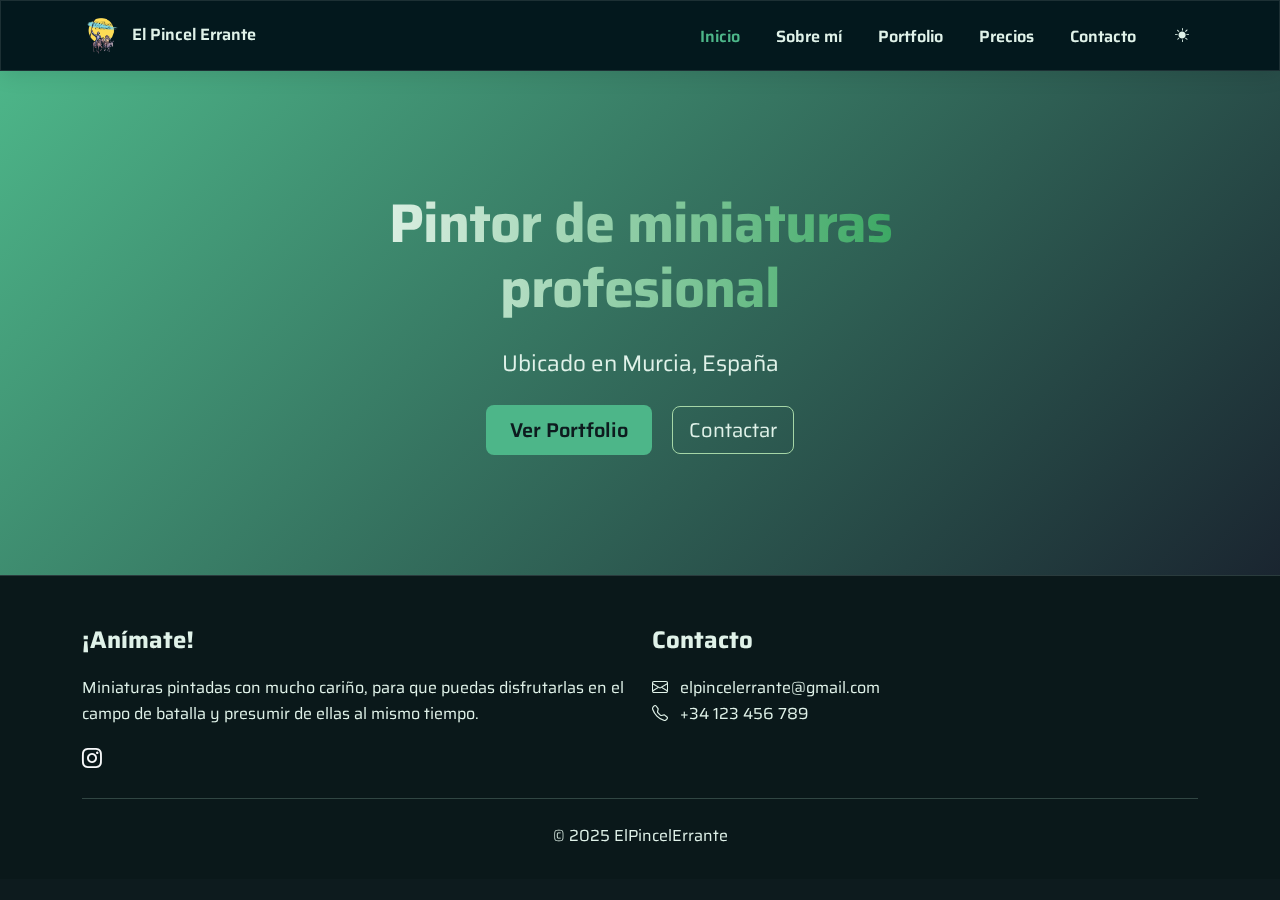
<file: index.html>
<!DOCTYPE html>
<html lang="es">
<head>
    <meta charset="UTF-8">
    <meta name="viewport" content="width=device-width, initial-scale=1.0">
    <title>El Pincel Errante - Pintor Profesional de Miniaturas | Warhammer, 40K</title>
    <meta name="description" content="Pintor profesional especializado en miniaturas de Warhammer, D&D y más. Portfolio, precios y contacto.">
    <meta name="keywords" content="pintor miniaturas, Warhammer, D&D, pintura miniaturas, portfolio miniaturas">
    <link href="https://cdn.jsdelivr.net/npm/bootstrap@5.3.0/dist/css/bootstrap.min.css" rel="stylesheet">
    <link href="https://cdn.jsdelivr.net/npm/bootstrap-icons@1.10.0/font/bootstrap-icons.css" rel="stylesheet">
    <!-- Google Fonts - Saira -->
    <link rel="preconnect" href="https://fonts.googleapis.com">
    <link rel="preconnect" href="https://fonts.gstatic.com" crossorigin>
    <link href="https://fonts.googleapis.com/css2?family=Saira:ital,wght@0,100..900;1,100..900&display=swap" rel="stylesheet">
    <link rel="stylesheet" href="assets/css/style.css">
</head>
<body>
    <!-- Navbar -->
    <nav class="navbar navbar-expand-lg navbar-dark fixed-top">
        <div class="container">
            <a class="navbar-brand" href="index.html">
    <img src="img/logo.png" alt="El Pincel Errante - Pintor de miniaturas">El Pincel Errante
</a>
<button class="navbar-toggler" type="button" data-bs-toggle="collapse" data-bs-target="#navbarNav">
    <span class="navbar-toggler-icon"></span>
</button>
            <div class="collapse navbar-collapse" id="navbarNav">
                <ul class="navbar-nav ms-auto">
                    <li class="nav-item"><a class="nav-link active" href="index.html">Inicio</a></li>
                    <li class="nav-item"><a class="nav-link" href="sobre-mi.html">Sobre mí</a></li>
                    <li class="nav-item"><a class="nav-link" href="portfolio.html">Portfolio</a></li>
                    <li class="nav-item"><a class="nav-link" href="precios.html">Precios</a></li>
                    <li class="nav-item"><a class="nav-link" href="contacto.html">Contacto</a></li>
                </ul>
                <!-- Modo oscuro/claro toggle -->
<li class="nav-item d-flex align-items-center">
    <button class="btn btn-sm" id="theme-toggle" aria-label="Cambiar modo">
        <i class="bi bi-brightness-high-fill"></i>
    </button>
</li>
            </div>
        </div>
    </nav>

    <!-- Hero -->
    <div id="main-content">
    <section class="hero" style="background: linear-gradient(135deg, var(--primary-color) 0%, #1a2530 100%); color: white; padding: 120px 0; position: relative;">
        <div class="container position-relative">
            <div class="row justify-content-center">
                <div class="col-lg-8 text-center">
                    <h1 class="display-4 fw-bold mb-4">Pintor de miniaturas profesional</h1>
                    <p class="lead mb-4">Ubicado en Murcia, España</p>
                    <a href="portfolio.html" class="btn btn-primary btn-lg me-3">Ver Portfolio</a>
                    <a href="contacto.html" class="btn btn-outline-light btn-lg">Contactar</a>
                </div>
            </div>
        </div>
    </section>

    <!-- Footer -->
    <footer>
        <div class="container">
            <div class="row">
                <div class="col-md-6 mb-4 mb-md-0">
                    <h4>¡Anímate!</h4>
                    <p>Miniaturas pintadas con mucho cariño, para que puedas disfrutarlas en el campo de batalla y presumir de ellas al mismo tiempo.</p>
                    <div class="d-flex gap-3 mt-3">
                        <a href="https://www.instagram.com/elpincelerrante?igsh=NHN5MnRnNHJvYmFl" class="text-light"><i class="bi bi-instagram fs-5"></i></a>
                    </div>
                </div>
                <div class="col-md-6">
                    <h4>Contacto</h4>
                    <ul class="list-unstyled">
                        <li><i class="bi bi-envelope me-2"></i> elpincelerrante@gmail.com</li>
                        <li><i class="bi bi-telephone me-2"></i> +34 123 456 789</li>
                    </ul>
                </div>
            </div>
            <hr class="my-4">
            <div class="text-center">
                <p class="mb-0">&copy; 2025 ElPincelErrante</p>
            </div>
        </div>
    </footer>
    </div>
    <script src="assets/js/script.js"></script>
    <script src="https://cdn.jsdelivr.net/npm/bootstrap@5.3.0/dist/js/bootstrap.bundle.min.js"></script>
</body>
</html>
</file>
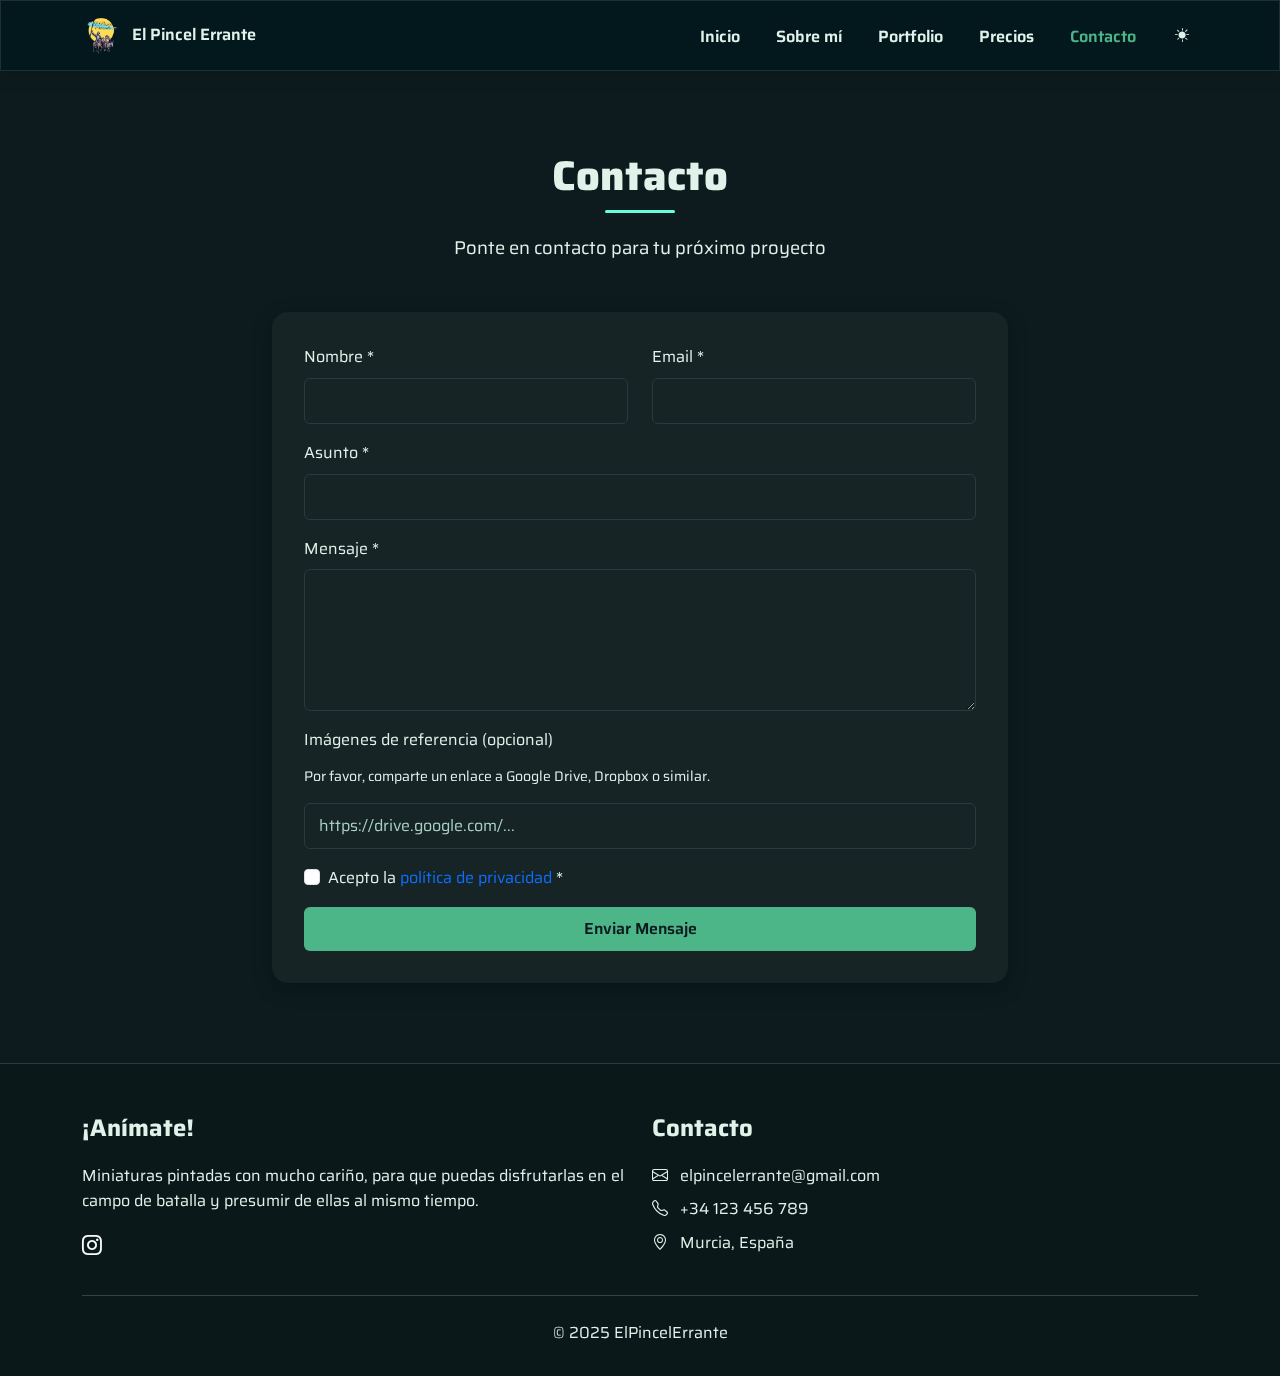
<file: contacto.html>
<!DOCTYPE html>
<html lang="es">
<head>
    <meta charset="UTF-8">
    <meta name="viewport" content="width=device-width, initial-scale=1.0">
    <title>Contacto - Escribe aquí | Presupuestos y Consultas</title>
    <meta name="description" content="Contacta con Escribe aquí para presupuestos, encargos o consultas sobre pintado de miniaturas. Respuesta en 24-48h.">
    <link href="https://cdn.jsdelivr.net/npm/bootstrap@5.3.0/dist/css/bootstrap.min.css" rel="stylesheet">
    <link href="https://cdn.jsdelivr.net/npm/bootstrap-icons@1.10.0/font/bootstrap-icons.css" rel="stylesheet">
    <link rel="preconnect" href="https://fonts.googleapis.com">
    <link rel="preconnect" href="https://fonts.gstatic.com" crossorigin>
    <link href="https://fonts.googleapis.com/css2?family=Saira:ital,wght@0,100..900;1,100..900&display=swap" rel="stylesheet">
    <link rel="stylesheet" href="assets/css/style.css">
</head>
<body>
    <!-- Navbar -->
    <nav class="navbar navbar-expand-lg navbar-dark fixed-top">
        <div class="container">
            <a class="navbar-brand" href="../index.html">
    <img src="img/logo.png" alt="El Pincel Errante - Pintor de miniaturas">El Pincel Errante
</a>
            <button class="navbar-toggler" type="button" data-bs-toggle="collapse" data-bs-target="#navbarNav">
                <span class="navbar-toggler-icon"></span>
            </button>
            <div class="collapse navbar-collapse" id="navbarNav">
                <ul class="navbar-nav ms-auto">
                    <li class="nav-item"><a class="nav-link" href="../index.html">Inicio</a></li>
                    <li class="nav-item"><a class="nav-link" href="../sobre-mi.html">Sobre mí</a></li>
                    <li class="nav-item"><a class="nav-link" href="../portfolio.html">Portfolio</a></li>
                    <li class="nav-item"><a class="nav-link" href="../precios.html">Precios</a></li>
                    <li class="nav-item"><a class="nav-link active" href="../contacto.html">Contacto</a></li>
                </ul>
                <!-- Modo oscuro/claro toggle -->
<li class="nav-item d-flex align-items-center">
    <button class="btn btn-sm" id="theme-toggle" aria-label="Cambiar modo">
        <i class="bi bi-brightness-high-fill"></i>
    </button>
</li>
            </div>
        </div>
    </nav>
<div id="main-content">
    <section id="contacto">
        <div class="container">
            <div class="section-title">
                <h2>Contacto</h2>
                <p>Ponte en contacto para tu próximo proyecto</p>
            </div>
            
            <div class="row justify-content-center">
                <div class="col-lg-8">
                    <div class="contact-form">
                        <form action="https://formspree.io/f/xgvparkl" method="POST" enctype="multipart/form-data">
    <div class="row">
        <div class="col-md-6 mb-3">
            <label for="name" class="form-label">Nombre *</label>
            <input type="text" class="form-control" name="name" required>
        </div>
        <div class="col-md-6 mb-3">
            <label for="email" class="form-label">Email *</label>
            <input type="email" class="form-control" name="email" required>
        </div>
    </div>
    
    <div class="mb-3">
        <label for="subject" class="form-label">Asunto *</label>
        <input type="text" class="form-control" name="subject" required>
    </div>
    
    <div class="mb-3">
        <label for="message" class="form-label">Mensaje *</label>
        <textarea class="form-control" name="message" rows="5" required></textarea>
    </div>
    
    <!-- Formspree no soporta archivos adjuntos en el plan gratuito -->
    <!-- Puedes pedir que envíen enlaces a Google Drive, etc. -->
    <div class="mb-3">
        <label class="form-label">Imágenes de referencia (opcional)</label>
        <p class="form-text">Por favor, comparte un enlace a Google Drive, Dropbox o similar.</p>
        <input type="url" class="form-control" name="reference_link" placeholder="https://drive.google.com/...">
    </div>
    
    <div class="mb-3 form-check">
        <input type="checkbox" class="form-check-input" id="privacyCheck" required>
        <label class="form-check-label" for="privacyCheck">
            Acepto la <a href="#" class="text-decoration-none">política de privacidad</a> *
        </label>
    </div>
    
    <button type="submit" class="btn btn-primary w-100">Enviar Mensaje</button>
</form><!--  -->
                        
                        <div id="formMessage" style="display: none;"></div>
                    </div>
                </div>
            </div>
        </div>
    </section>
</div>
    <!-- Footer -->
    <footer>
        <div class="container">
            <div class="row">
                <div class="col-md-6 mb-4 mb-md-0">
                    <h4>¡Anímate!</h4>
                    <p>Miniaturas pintadas con mucho cariño, para que puedas disfrutarlas en el campo de batalla y presumir de ellas al mismo tiempo.</p>
                    <div class="d-flex gap-3 mt-3">
                        <a href="https://www.instagram.com/elpincelerrante?igsh=NHN5MnRnNHJvYmFl" class="text-light"><i class="bi bi-instagram fs-5"></i></a>
                    </div>
                </div>
                <div class="col-md-6">
                    <h4>Contacto</h4>
                    <ul class="list-unstyled">
                        <li class="mb-2"><i class="bi bi-envelope me-2"></i> elpincelerrante@gmail.com</li>
                        <li class="mb-2"><i class="bi bi-telephone me-2"></i> +34 123 456 789</li>
                        <li><i class="bi bi-geo-alt me-2"></i> Murcia, España</li>
                    </ul>
                </div>
            </div>
            <hr class="my-4">
            <div class="text-center">
                <p class="mb-0">&copy; 2025 ElPincelErrante</p>
            </div>
    </footer>
</div>
    <script src="https://cdn.jsdelivr.net/npm/bootstrap@5.3.0/dist/js/bootstrap.bundle.min.js"></script>
    <script src="assets/js/script.js"></script>
</body>
</html>
</file>
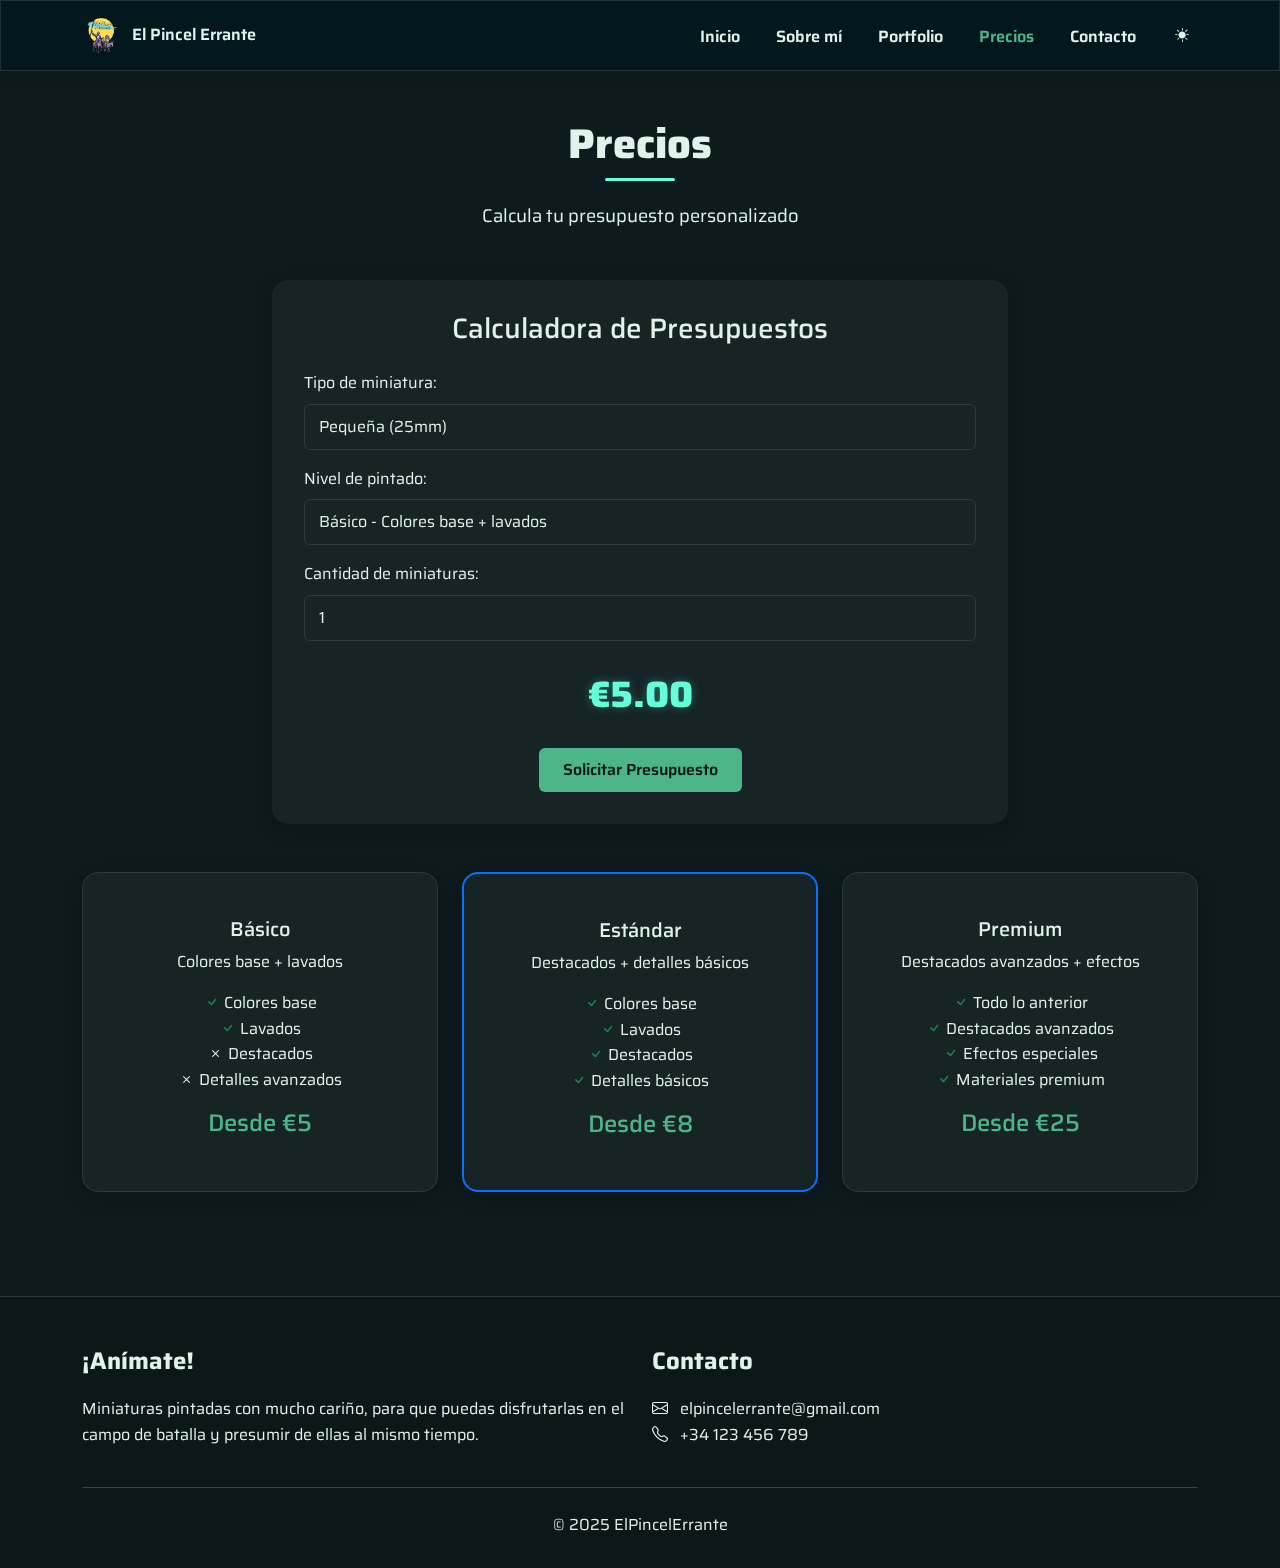
<file: precios.html>
<!DOCTYPE html>
<html lang="es">
<head>
    <meta charset="UTF-8">
    <meta name="viewport" content="width=device-width, initial-scale=1.0">
    <title>Precios - Escribe aquí | Tarifas de Pintado de Miniaturas</title>
    <meta name="description" content="Calcula tu presupuesto personalizado para pintado de miniaturas. Precios desde €8. Niveles básico, estándar, premium y competición.">
    <link href="https://cdn.jsdelivr.net/npm/bootstrap@5.3.0/dist/css/bootstrap.min.css" rel="stylesheet">
    <link href="https://cdn.jsdelivr.net/npm/bootstrap-icons@1.10.0/font/bootstrap-icons.css" rel="stylesheet">
    <link rel="preconnect" href="https://fonts.googleapis.com">
    <link rel="preconnect" href="https://fonts.gstatic.com" crossorigin>
    <link href="https://fonts.googleapis.com/css2?family=Saira:ital,wght@0,100..900;1,100..900&display=swap" rel="stylesheet">
    <link rel="stylesheet" href="assets/css/style.css">
</head>
<body>
    <!-- Navbar -->
    <nav class="navbar navbar-expand-lg navbar-dark fixed-top">
        <div class="container">
            <a class="navbar-brand" href="../index.html">
    <img src="../img/logo.png" alt="El Pincel Errante - Pintor de miniaturas">El Pincel Errante
</a>
            <button class="navbar-toggler" type="button" data-bs-toggle="collapse" data-bs-target="#navbarNav">
                <span class="navbar-toggler-icon"></span>
            </button>
            <div class="collapse navbar-collapse" id="navbarNav">
                <ul class="navbar-nav ms-auto">
                    <li class="nav-item"><a class="nav-link" href="../index.html">Inicio</a></li>
                    <li class="nav-item"><a class="nav-link" href="../sobre-mi.html">Sobre mí</a></li>
                    <li class="nav-item"><a class="nav-link" href="../portfolio.html">Portfolio</a></li>
                    <li class="nav-item"><a class="nav-link active" href="../precios.html">Precios</a></li>
                    <li class="nav-item"><a class="nav-link" href="../contacto.html">Contacto</a></li>
                </ul>
                <!-- Modo oscuro/claro toggle -->
<li class="nav-item d-flex align-items-center">
    <button class="btn btn-sm" id="theme-toggle" aria-label="Cambiar modo">
        <i class="bi bi-brightness-high-fill"></i>
    </button>
</li>
            </div>
        </div>
    </nav>
<div id="main-content">
    <section id="precios" class="pt-5">
        <div class="container">
            <div class="section-title">
                <h2>Precios</h2>
                <p>Calcula tu presupuesto personalizado</p>
            </div>
            
            <div class="row justify-content-center">
                <div class="col-lg-8">
                    <div class="budget-calculator">
                        <h3 class="text-center mb-4">Calculadora de Presupuestos</h3>
                        
                        <div class="mb-3">
                            <label for="miniatureType" class="form-label">Tipo de miniatura:</label>
                            <select class="form-select" id="miniatureType">
                                <option value="pequeña">Pequeña (25mm)</option>
                                <option value="infanteria">Infantería (28-32mm)</option>
                                <option value="caballeria">Caballería</option>
                                <option value="grande">Miniatura Grande (100+mm)</option>
                                <option value="escenografia">Escenografía</option>
                            </select>
                        </div>
                        
                        <div class="mb-3">
                            <label for="paintLevel" class="form-label">Nivel de pintado:</label>
                            <select class="form-select" id="paintLevel">
                                <option value="basico">Básico - Colores base + lavados</option>
                                <option value="estandar">Estándar - Destacados + detalles básicos</option>
                                <option value="premium">Premium - Destacados avanzados + efectos especiales</option>
                                <option value="competicion">Competición - Máximo detalle + efectos premium</option>
                            </select>
                        </div>
                        
                        <div class="mb-3">
                            <label for="quantity" class="form-label">Cantidad de miniaturas:</label>
                            <input type="number" class="form-control" id="quantity" min="1" max="100" value="1">
                        </div>
                        
                        <div class="price-display">
                            <span id="totalPrice">€0.00</span>
                        </div>
                        
                        <div class="text-center">
                            <button class="btn btn-primary" id="requestQuote">Solicitar Presupuesto</button>
                        </div>
                    </div>
                </div>
            </div>
            
            <div class="row mt-5">
                <div class="col-md-4 mb-4">
                    <div class="card h-100 text-center">
                        <div class="card-body">
                            <h5 class="card-title">Básico</h5>
                            <p class="card-text">Colores base + lavados</p>
                            <ul class="list-unstyled">
                                <li><i class="bi bi-check text-success"></i> Colores base</li>
                                <li><i class="bi bi-check text-success"></i> Lavados</li>
                                <li><i class="bi bi-x"></i> Destacados</li>
                                <li><i class="bi bi-x"></i> Detalles avanzados</li>
                            </ul>
                            <h4 class="text-primary">Desde €5</h4>
                        </div>
                    </div>
                </div>
                
                <div class="col-md-4 mb-4">
                    <div class="card h-100 text-center border-primary border-2">
                        <div class="card-body">
                            <h5 class="card-title">Estándar</h5>
                            <p class="card-text">Destacados + detalles básicos</p>
                            <ul class="list-unstyled">
                                <li><i class="bi bi-check text-success"></i> Colores base</li>
                                <li><i class="bi bi-check text-success"></i> Lavados</li>
                                <li><i class="bi bi-check text-success"></i> Destacados</li>
                                <li><i class="bi bi-check text-success"></i> Detalles básicos</li>
                            </ul>
                            <h4 class="text-primary">Desde €8</h4>
                        </div>
                    </div>
                </div>
                
                <div class="col-md-4 mb-4">
                    <div class="card h-100 text-center">
                        <div class="card-body">
                            <h5 class="card-title">Premium</h5>
                            <p class="card-text">Destacados avanzados + efectos</p>
                            <ul class="list-unstyled">
                                <li><i class="bi bi-check text-success"></i> Todo lo anterior</li>
                                <li><i class="bi bi-check text-success"></i> Destacados avanzados</li>
                                <li><i class="bi bi-check text-success"></i> Efectos especiales</li>
                                <li><i class="bi bi-check text-success"></i> Materiales premium</li>
                            </ul>
                            <h4 class="text-primary">Desde €25</h4>
                        </div>
                    </div>
                </div>
            </div>
        </div>
    </section>
</div>
    <!-- Footer -->
    <footer>
        <div class="container">
            <div class="row">
                <div class="col-md-6 mb-4 mb-md-0">
                    <h4>¡Anímate!</h4>
                    <p>Miniaturas pintadas con mucho cariño, para que puedas disfrutarlas en el campo de batalla y presumir de ellas al mismo tiempo.</p>
                </div>
                <div class="col-md-6">
                    <h4>Contacto</h4>
                    <ul class="list-unstyled">
                        <li><i class="bi bi-envelope me-2"></i> elpincelerrante@gmail.com</li>
                        <li><i class="bi bi-telephone me-2"></i> +34 123 456 789</li>
                    </ul>
                </div>
            </div>
            <hr class="my-4">
            <div class="text-center">
                <p class="mb-0">&copy; 2025 ElPincelErrante</p>
            </div>
    </footer>
</div>
    <script src="https://cdn.jsdelivr.net/npm/bootstrap@5.3.0/dist/js/bootstrap.bundle.min.js"></script>
    <script src="assets/js/script.js"></script>
</body>
</html>
</file>
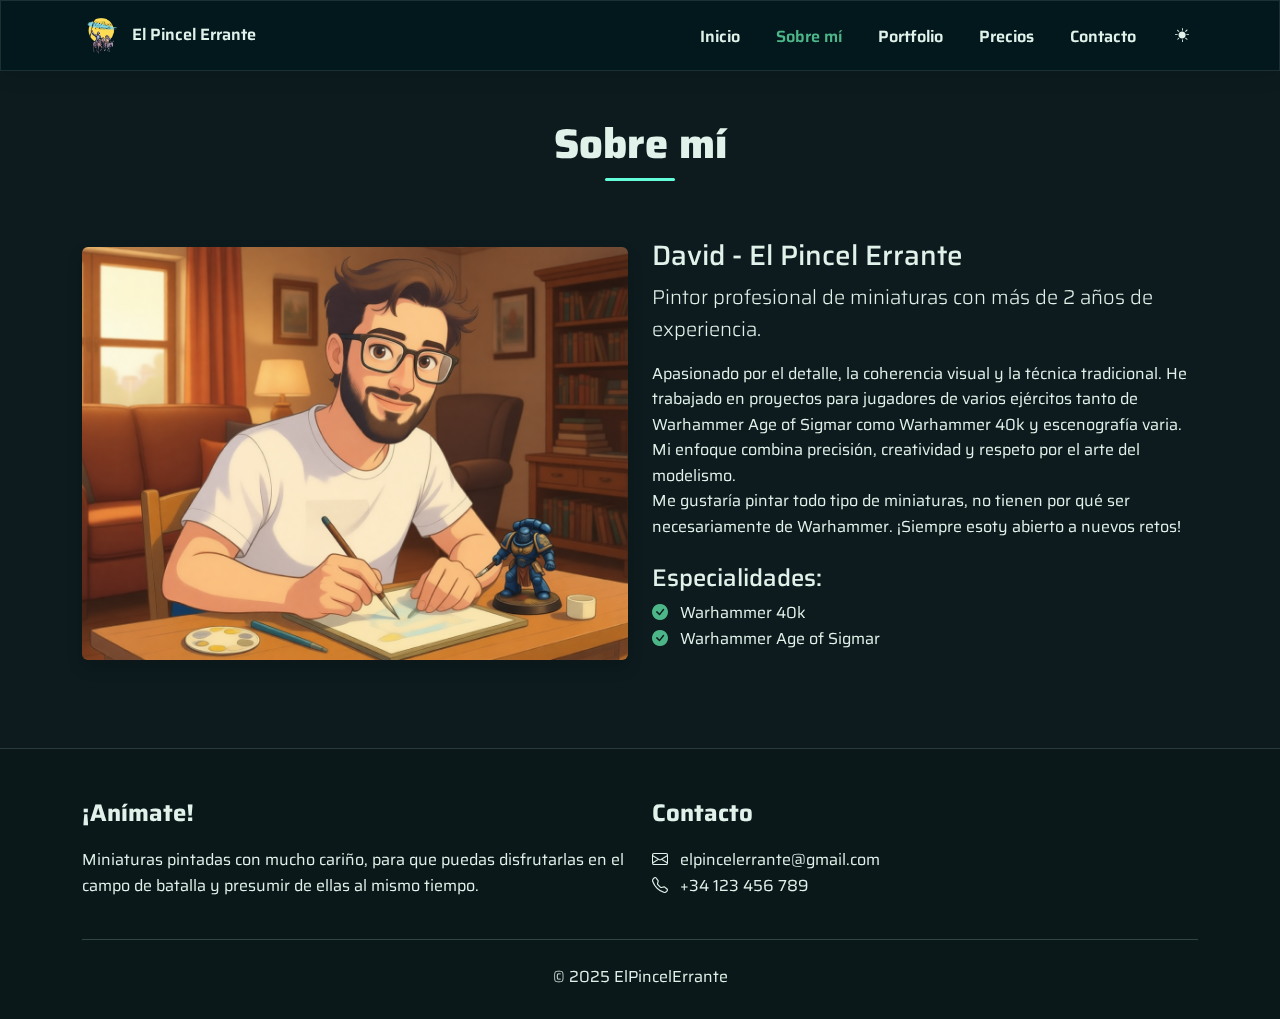
<file: sobre-mi.html>
<!DOCTYPE html>
<html lang="es">
<head>
    <meta charset="UTF-8">
    <meta name="viewport" content="width=device-width, initial-scale=1.0">
    <title>Sobre mí - David | Pintor de Miniaturas Profesional</title>
    <meta name="description" content="Conoce a Escribe aquí, pintor profesional con X años de experiencia en miniaturas para Warhammer, D&D y competiciones.">
    <link href="https://cdn.jsdelivr.net/npm/bootstrap@5.3.0/dist/css/bootstrap.min.css" rel="stylesheet">
    <link href="https://cdn.jsdelivr.net/npm/bootstrap-icons@1.10.0/font/bootstrap-icons.css" rel="stylesheet">
    <link rel="preconnect" href="https://fonts.googleapis.com">
    <link rel="preconnect" href="https://fonts.gstatic.com" crossorigin>
    <link href="https://fonts.googleapis.com/css2?family=Saira:ital,wght@0,100..900;1,100..900&display=swap" rel="stylesheet">
    <link rel="stylesheet" href="assets/css/style.css">
</head>
<body>
    <!-- Navbar -->
    <nav class="navbar navbar-expand-lg navbar-dark fixed-top">
        <div class="container">
            <a class="navbar-brand" href="index.html">
    <img src="img/logo.png" alt="El Pincel Errante - Pintor de miniaturas">El Pincel Errante
</a>
<button class="navbar-toggler" type="button" data-bs-toggle="collapse" data-bs-target="#navbarNav">
    <span class="navbar-toggler-icon"></span>
</button>
            <div class="collapse navbar-collapse" id="navbarNav">
                <ul class="navbar-nav ms-auto">
                    <li class="nav-item"><a class="nav-link" href="index.html">Inicio</a></li>
                    <li class="nav-item"><a class="nav-link active" href="sobre-mi.html">Sobre mí</a></li>
                    <li class="nav-item"><a class="nav-link" href="portfolio.html">Portfolio</a></li>
                    <li class="nav-item"><a class="nav-link" href="precios.html">Precios</a></li>
                    <li class="nav-item"><a class="nav-link" href="contacto.html">Contacto</a></li>
                </ul>
                <!-- Modo oscuro/claro toggle -->
<li class="nav-item d-flex align-items-center">
    <button class="btn btn-sm" id="theme-toggle" aria-label="Cambiar modo">
        <i class="bi bi-brightness-high-fill"></i>
    </button>
</li>
            </div>
        </div>
    </nav>

    <div id="main-content">
    <section id="sobre-mi" class="pt-5">
        <div class="container">
            <div class="section-title">
                <h2>Sobre mí</h2>
            </div>
            <div class="row align-items-center">
                <div class="col-lg-6 mb-4 mb-lg-0">
                    <img src="img/sobre-mi.png" alt="Tu nombre - Foto de perfil" class="img-fluid rounded shadow" loading="lazy">
                </div>
                <div class="col-lg-6">
                    <h3>David - El Pincel Errante</h3>
                    <p class="lead">Pintor profesional de miniaturas con más de 2 años de experiencia.</p>
                    <p>Apasionado por el detalle, la coherencia visual y la técnica tradicional. He trabajado en proyectos para jugadores de varios ejércitos tanto de Warhammer Age of Sigmar como Warhammer 40k y escenografía varia. Mi enfoque combina precisión, creatividad y respeto por el arte del modelismo. 
                        <br>Me gustaría pintar todo tipo de miniaturas, no tienen por qué ser necesariamente de Warhammer. ¡Siempre esoty abierto a nuevos retos!</p>
                    <div class="mt-4">
                        <h4>Especialidades:</h4>
                        <ul class="list-unstyled">
                            <li><i class="bi bi-check-circle-fill text-primary me-2"></i> Warhammer 40k</li>
                            <li><i class="bi bi-check-circle-fill text-primary me-2"></i> Warhammer Age of Sigmar</li>
                        </ul>
                    </div>
                </div>
            </div>
        </div>
    </section>
</div>

    <!-- Footer -->
    <footer>
        <div class="container">
            <div class="row">
                <div class="col-md-6 mb-4 mb-md-0">
                    <h4>¡Anímate!</h4>
                    <p>Miniaturas pintadas con mucho cariño, para que puedas disfrutarlas en el campo de batalla y presumir de ellas al mismo tiempo.</p>
                </div>
                <div class="col-md-6">
                    <h4>Contacto</h4>
                    <ul class="list-unstyled">
                        <li><i class="bi bi-envelope me-2"></i> elpincelerrante@gmail.com</li>
                        <li><i class="bi bi-telephone me-2"></i> +34 123 456 789</li>
                    </ul>
                </div>
            </div>
            <hr class="my-4">
            <div class="text-center">
                <p class="mb-0">&copy; 2025 ElPincelErrante</p>
            </div>
            </footer>
    </div>
    <script src="assets/js/script.js"></script>
    <script src="https://cdn.jsdelivr.net/npm/bootstrap@5.3.0/dist/js/bootstrap.bundle.min.js"></script>
</body>
</html>
</file>
<file: assets/css/style.css>
/* estilos.css */

/* === Fade-in global al cargar === */
html {
    opacity: 0;
    transition: opacity 0.6s ease-out;
}

html.loaded {
    opacity: 1;
}

/* === Modo OSCURO (predeterminado) === */
:root {
    --primary-color: #4db689;
    --secondary-color: #a5d6a7;
    --accent-color: #64ffda;
    --bg-color: #0d1b1e;
    --light-bg: #162426;
    --text-color: #e0f2e9;
    --muted-text: #a8d0c1;
    --border-color: #2a3b3d;
    --hover-color: #2e7d5e;
    --footer-bg: #0a181a;
}

body {
    font-family: 'Saira', 'Segoe UI', system-ui, sans-serif;
    background-color: var(--bg-color);
    color: var(--text-color);
    scroll-behavior: smooth;
    margin: 0;
    padding: 0;
    font-weight: 400;
    line-height: 1.6;
}

/* === Modo CLARO === */
body.light-mode {
    --primary-color: #5fc464;
    --secondary-color: #81c784;
    --accent-color: #1de994;
    --bg-color: #f1f8f4;
    --light-bg: #ffffff;
    --text-color: #000000;
    --muted-text: #89a194;
    --border-color: #c8e6c9;
    --hover-color: #1b5e20;
    --footer-bg: #96ae9f;
}

/* === Navbar === */
/* Navbar: se adapta al tema */
.navbar {
    background-color: var(--navbar-bg);
    backdrop-filter: blur(12px);
    border-bottom: 1px solid var(--border-color);
    transition: background-color 0.3s ease, color 0.3s ease;
}

/* Definir --navbar-bg en cada modo */
:root {
    --navbar-bg: rgba(13, 27, 30, 0.94); /* oscuro en modo oscuro */
}

body.light-mode {
    --navbar-bg: rgba(193, 206, 199, 0.92); /* verde muy claro en modo claro */
}

.navbar-brand,
.nav-link {
    color: var(--text-color) !important;
    font-weight: 600;
    font-size: 1.02rem;
}

.nav-link {
    margin: 0 8px;
    transition: color 0.25s ease;
}

.nav-link:hover,
.nav-link.active {
    color: var(--primary-color) !important;
}

.navbar-brand img {
    max-height: 40px;
    margin-right: 10px;
}

/* === Hero === */
.hero {
    background: linear-gradient(135deg, #0a2428 0%, #0d3b3e 100%);
    color: white;
    padding: 140px 0;
    text-align: center;
}

.hero h1 {
    font-weight: 800;
    font-size: 3.4rem;
    margin-bottom: 20px;
    letter-spacing: -1px;
    background: linear-gradient(to right, white, rgb(24, 152, 71));
    -webkit-background-clip: text;
    -webkit-text-fill-color: transparent;
    background-clip: text;
}

.hero .lead {
    font-size: 1.4rem;
    color: var(--secondary-color);
    max-width: 700px;
    margin: 0 auto 30px;
    font-weight: 400;
}

/* === Botones === */
.btn-primary {
    background: var(--primary-color);
    border: none;
    font-weight: 600;
    padding: 10px 24px;
    transition: all 0.25s ease;
}

.btn-primary:hover {
    background: var(--hover-color);
    transform: translateY(-2px);
    box-shadow: 0 4px 12px rgba(77, 182, 137, 0.3);
}

.btn-outline-light {
    color: var(--secondary-color);
    border-color: var(--secondary-color);
    background: transparent;
}

.btn-outline-light:hover {
    background: rgba(165, 214, 167, 0.1);
}

/* === Secciones === */
section {
    padding: 80px 0;
}

.section-title {
    text-align: center;
    margin-bottom: 50px;
}

.section-title h2 {
    font-weight: 800;
    font-size: 2.6rem;
    color: var(--primary-color);
    position: relative;
    display: inline-block;
    padding-bottom: 12px;
}

.section-title h2::after {
    content: '';
    position: absolute;
    bottom: 0;
    left: 50%;
    transform: translateX(-50%);
    width: 70px;
    height: 3px;
    background: var(--accent-color);
    border-radius: 2px;
}

.section-title p {
    color: var(--muted-text);
    margin-top: 12px;
    font-size: 1.15rem;
}

/* === Portfolio Filters === */
.filter-btn {
    display: inline-block;
    margin: 4px;
    padding: 6px 16px;
    background: var(--light-bg);
    border: 1px solid var(--border-color);
    color: var(--text-color);
    border-radius: 30px;
    cursor: pointer;
    transition: all 0.25s ease;
    font-size: 0.92rem;
    font-weight: 600;
    font-family: 'Manrope', sans-serif;
}

.filter-btn:hover,
.filter-btn.active {
    background: var(--primary-color);
    color: #0d1b1e;
    border-color: var(--primary-color);
    transform: translateY(-2px);
}

/* === Portfolio Items === */
.portfolio-item {
    position: relative;
    border-radius: 12px;
    overflow: hidden;
    background: var(--light-bg);
    box-shadow: 0 4px 12px rgba(0, 0, 0, 0.25);
    transition: transform 0.3s ease, box-shadow 0.3s ease;
}

.portfolio-item:hover {
    transform: translateY(-6px);
    box-shadow: 0 10px 24px rgba(0, 0, 0, 0.35);
}

.portfolio-img {
    height: 280px;
    width: 100%;
    object-fit: cover;
    display: block;
    transition: transform 0.4s ease;
}

.portfolio-item:hover .portfolio-img {
    transform: scale(1.05);
}

.portfolio-tag {
    background: rgb(156, 216, 157);
    color: #0d1b1e;
    padding: 4px 12px;
    border-radius: 20px;
    font-size: 0.78rem;
    font-weight: 700;
    letter-spacing: 0.5px;
    font-family: 'Manrope', sans-serif;
}

/* === Calculadora y tarjetas === */
.budget-calculator,
.contact-form,
.card {
    background: var(--light-bg);
    border-radius: 16px;
    padding: 32px;
    box-shadow: 0 6px 20px rgba(0, 0, 0, 0.25);
}

.price-display {
    font-size: 2.3rem;
    font-weight: 800;
    color: var(--accent-color);
    margin: 24px 0;
    text-align: center;
    text-shadow: 0 0 10px rgba(100, 255, 218, 0.3);
}

.card {
    padding: 28px !important;
    border: 1px solid var(--border-color);
    transition: transform 0.3s ease, border 0.3s ease;
}

.card:hover {
    transform: translateY(-4px);
    border-color: var(--primary-color);
}

.text-primary {
    color: var(--primary-color) !important;
}

/* === Formularios === */
.form-control,
.form-select {
    background: #1d2d30;
    border: 1px solid var(--border-color);
    color: var(--text-color);
    padding: 10px 14px;
}

.form-control:focus,
.form-select:focus {
    border-color: var(--primary-color);
    box-shadow: 0 0 0 0.2rem rgba(77, 182, 137, 0.3);
}

/* === Footer === */
footer {
    background: var(--footer-bg);
    color: var(--muted-text);
    padding: 50px 0 30px;
    border-top: 1px solid var(--border-color);
}

footer h4 {
    color: var(--primary-color);
    margin-bottom: 20px;
    font-weight: 700;
}

/* === Responsive === */
@media (max-width: 992px) {
    .hero h1 { font-size: 2.7rem; }
}

@media (max-width: 768px) {
    section { padding: 60px 0; }
    .portfolio-img { height: 220px; }
    .price-display { font-size: 1.9rem; }
    .hero { padding: 100px 0; }
}

@media (max-width: 576px) {
    .hero h1 { font-size: 2.2rem; }
    .navbar-nav .nav-link { margin: 8px 0; }
}

.text-muted {
    color: var(--muted-text) !important;
}

/* Asegurar que TODO el texto use tus variables */
body,
h1, h2, h3, h4, h5, h6,
p,
label,
.btn,
.navbar-brand,
.nav-link,
.text-muted,
.card-text,
.footer,
.list-unstyled li {
    color: var(--text-color) !important;
}

/* Fondo de secciones y body */
body,
section,
#contacto {
    background-color: var(--bg-color) !important;
}

/* Fondo de tarjetas, formularios, calculadora */
.card,
.contact-form,
.budget-calculator {
    background-color: var(--light-bg) !important;
}

/* === Navbar: asegurar texto legible === */
.navbar {
    color: var(--text-color) !important;
}

.navbar-brand,
.nav-link {
    color: var(--text-color) !important;
}

/* === Formularios: inputs, selects, etc. === */
.form-control,
.form-select {
    background-color: var(--light-bg) !important;
    color: var(--text-color) !important;
    border-color: var(--border-color) !important;
}

/* Cuando el input está enfocado */
.form-control:focus,
.form-select:focus {
    border-color: var(--primary-color) !important;
    box-shadow: 0 0 0 0.25rem rgba(77, 182, 137, 0.25) !important;
}

/* === Opción en select (importante para navegadores como Firefox) === */
.form-select option {
    background-color: var(--light-bg) !important;
    color: var(--text-color) !important;
}

/* === Etiquetas y placeholders === */
.form-label {
    color: var(--text-color) !important;
}

::placeholder {
    color: var(--muted-text) !important;
    opacity: 1 !important;
}

/* === Botones del formulario === */
.btn {
    color: var(--text-color) !important;
}

.btn-primary {
    color: #0d1b1e !important; /* texto oscuro sobre verde */
}

/* === Navbar moderna con efecto glass === */
.navbar {
    background: rgba(0, 0, 0, 0.15) !important; /* base: translúcido */
    backdrop-filter: blur(12px) saturate(180%);
    -webkit-backdrop-filter: blur(12px) saturate(180%);
    border: 1px solid rgba(255, 255, 255, 0.1);
    box-shadow: 0 4px 20px rgba(0, 0, 0, 0.1);
    transition: all 0.4s cubic-bezier(0.22, 0.61, 0.36, 1);
    padding-top: 0.6rem;
    padding-bottom: 0.6rem;
}

/* Modo claro: más suave */
body.light-mode .navbar {
    background: rgba(255, 255, 255, 0.7) !important;
    border: 1px solid rgba(0, 0, 0, 0.08);
    box-shadow: 0 4px 16px rgba(0, 0, 0, 0.06);
}

/* === Efecto al hacer scroll (más opacidad) === */
.navbar.scrolled {
    background: rgba(0, 0, 0, 0.35) !important;
    box-shadow: 0 4px 24px rgba(0, 0, 0, 0.2);
}

body.light-mode .navbar.scrolled {
    background: rgba(255, 255, 255, 0.92) !important;
    box-shadow: 0 4px 20px rgba(0, 0, 0, 0.12);
}

/* === Enlaces con efecto hover moderno === */
.nav-link {
    position: relative;
    margin: 0 10px;
    padding: 0.4rem 0;
    transition: color 0.25s ease, transform 0.2s ease;
}

.nav-link::after {
    content: '';
    position: absolute;
    bottom: 8px;
    left: 50%;
    width: 0;
    height: 2px;
    background: var(--primary-color);
    border-radius: 2px;
    transition: all 0.3s ease;
    transform: translateX(-50%);
}

.nav-link:hover {
    color: var(--primary-color) !important;
    transform: translateY(-2px);
}

.nav-link:hover::after {
    width: 70%;
}

/* En modo claro, el subrayado es más oscuro */
body.light-mode .nav-link::after {
    background: var(--primary-color); /* ya es verde oscuro en modo claro */
}

/* === Botón de toggle de tema en navbar === */
#theme-toggle {
    margin-left: 12px;
    color: var(--text-color) !important;
    transition: transform 0.2s ease;
}

#theme-toggle:hover {
    transform: scale(1.1);
}

/* === Transición suave en todo al cambiar tema === */
:root,
body.light-mode {
    transition: 
        background-color 0.4s ease,
        color 0.3s ease;
}

/* Transición específica para elementos críticos */
.navbar,
section,
footer,
.card,
.form-control,
.form-select,
.budget-calculator,
.contact-form {
    transition: 
        background-color 0.4s ease,
        color 0.3s ease,
        border-color 0.3s ease;
}
</file>
